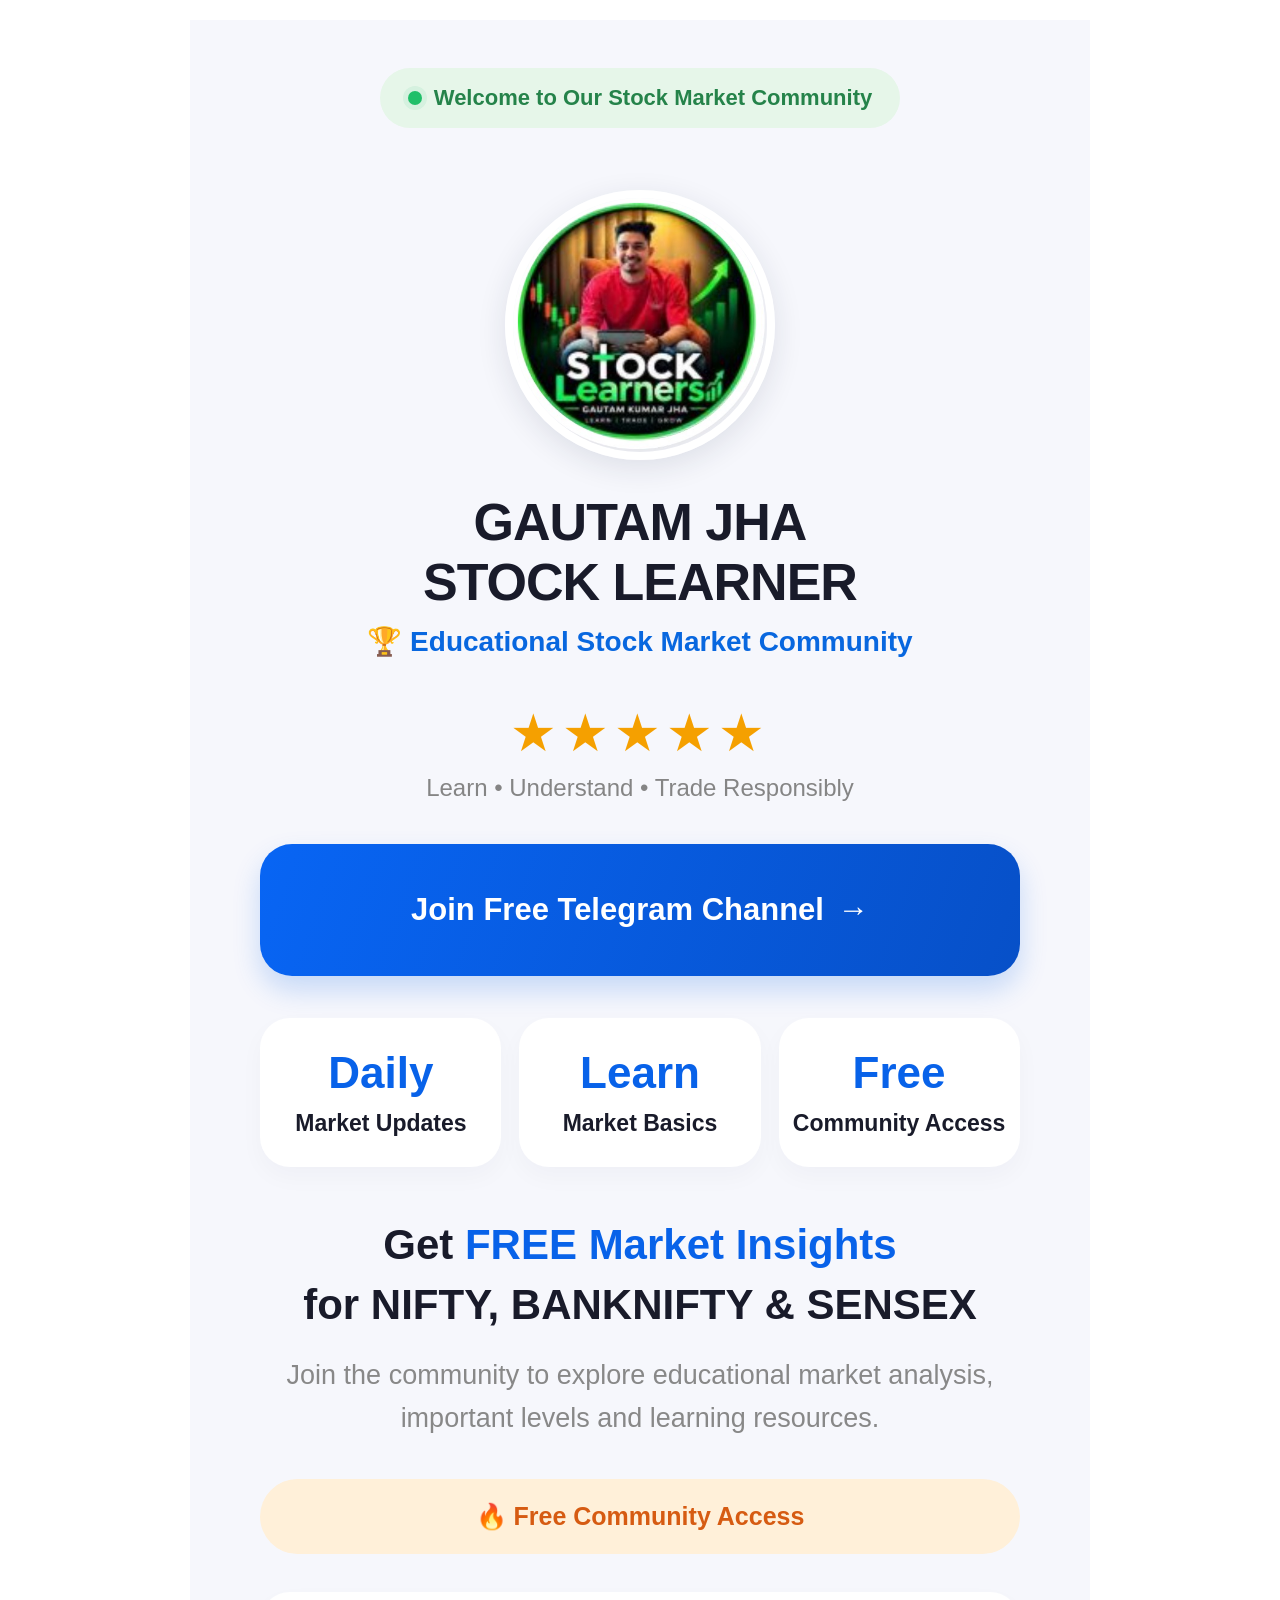
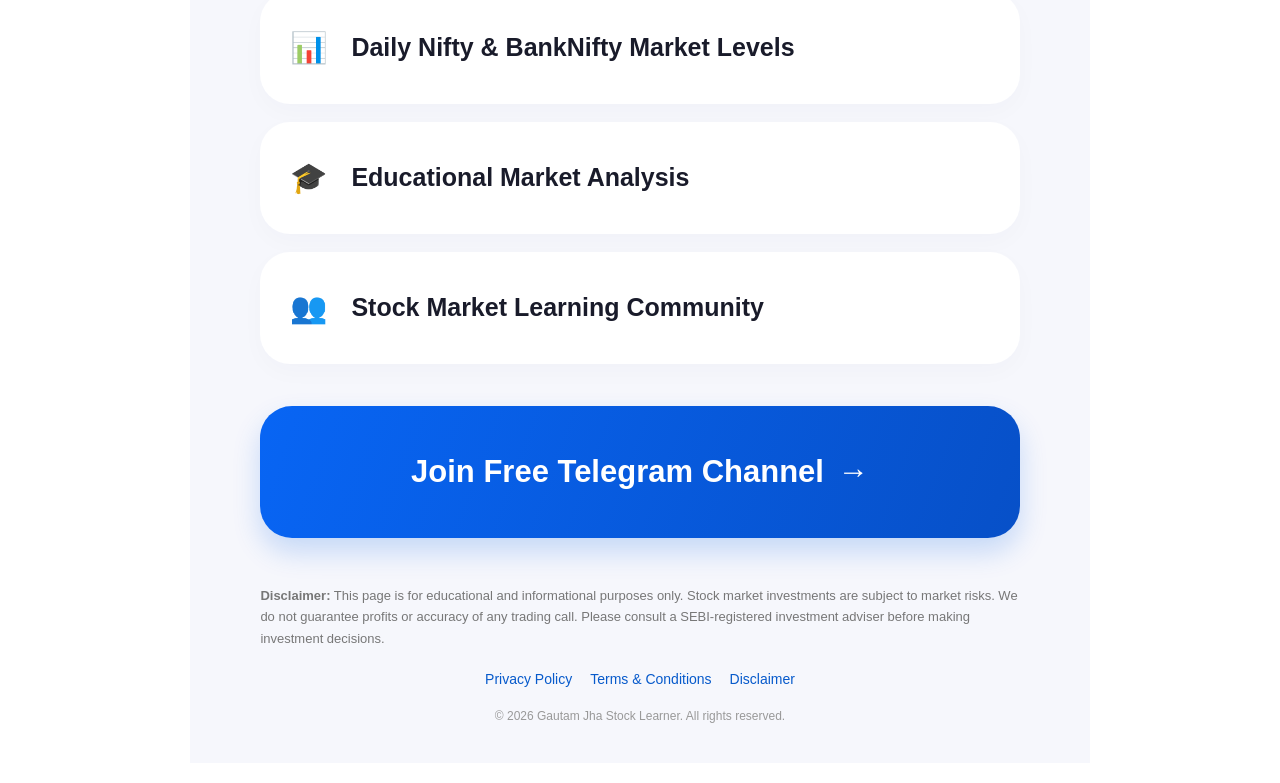
<file: index.html>
<!DOCTYPE html>
<html lang="en">
<head>
  <meta charset="UTF-8">
  <meta name="viewport" content="width=device-width, initial-scale=1.0">
  <meta name="description" content="Gautam Jha Stock Learner — educational stock market insights and a free Telegram learning community.">
  <meta name="theme-color" content="#f6f7fc">
  <title>Gautam Jha | Stock Learner</title>
  <link rel="stylesheet" href="style.css">
  <!-- Meta Pixel Code -->
  <script>
    !function(f,b,e,v,n,t,s)
    {if(f.fbq)return;n=f.fbq=function(){n.callMethod?
    n.callMethod.apply(n,arguments):n.queue.push(arguments)};
    if(!f._fbq)f._fbq=n;n.push=n;n.loaded=!0;n.version='2.0';
    n.queue=[];t=b.createElement(e);t.async=!0;
    t.src=v;s=b.getElementsByTagName(e)[0];
    s.parentNode.insertBefore(t,s)}(window, document,'script',
    'https://connect.facebook.net/en_US/fbevents.js');
    fbq('init', '1144806581617402');
    fbq('track', 'PageView');
  </script>
  <noscript><img height="1" width="1" style="display:none"
    src="https://www.facebook.com/tr?id=1144806581617402&ev=PageView&noscript=1"
    alt=""></noscript>
  <!-- End Meta Pixel Code -->
</head>
<body>
  <main class="page">
    <div class="online-pill"><span class="live-dot"></span> Welcome to Our Stock Market Community</div>

    <section class="hero">
      <img class="profile" src="profile-logo.jpg" alt="Stock Learners profile logo">
      <h1>GAUTAM JHA<br>STOCK LEARNER</h1>
      <p class="tagline">🏆 Educational Stock Market Community</p>

      <div class="rating" aria-label="Five decorative stars">
        <div class="stars">★★★★★</div>
        <p>Learn • Understand • Trade Responsibly</p>
      </div>

      <a class="telegram-btn" data-subscribe href="https://t.me/+RxHS0acr_cI5OTdl" target="_blank" rel="noopener noreferrer">
        Join Free Telegram Channel <span aria-hidden="true">→</span>
      </a>
    </section>

    <section class="feature-stats" aria-label="Community highlights">
      <article class="stat-card"><strong>Daily</strong><span>Market Updates</span></article>
      <article class="stat-card"><strong>Learn</strong><span>Market Basics</span></article>
      <article class="stat-card"><strong>Free</strong><span>Community Access</span></article>
    </section>

    <section class="intro">
      <h2>Get <span>FREE Market Insights</span><br>for NIFTY, BANKNIFTY &amp; SENSEX</h2>
      <p>Join the community to explore educational market analysis, important levels and learning resources.</p>
    </section>

    <div class="access-pill">🔥 Free Community Access</div>

    <section class="benefits">
      <article class="benefit"><span>📊</span><p>Daily Nifty &amp; BankNifty Market Levels</p></article>
      <article class="benefit"><span>🎓</span><p>Educational Market Analysis</p></article>
      <article class="benefit"><span>👥</span><p>Stock Market Learning Community</p></article>
    </section>

    <a class="telegram-btn bottom-btn" data-subscribe href="https://t.me/+RxHS0acr_cI5OTdl" target="_blank" rel="noopener noreferrer">
      Join Free Telegram Channel <span aria-hidden="true">→</span>
    </a>

    <footer>
      <p class="disclaimer"><strong>Disclaimer:</strong> This page is for educational and informational purposes only. Stock market investments are subject to market risks. We do not guarantee profits or accuracy of any trading call. Please consult a SEBI-registered investment adviser before making investment decisions.</p>
      <nav>
        <a href="privacy.html">Privacy Policy</a>
        <a href="terms.html">Terms &amp; Conditions</a>
        <a href="disclaimer.html">Disclaimer</a>
      </nav>
      <p class="copyright">© 2026 Gautam Jha Stock Learner. All rights reserved.</p>
    </footer>
  </main>
  <script src="script.js"></script>
</body>
</html>
</file>
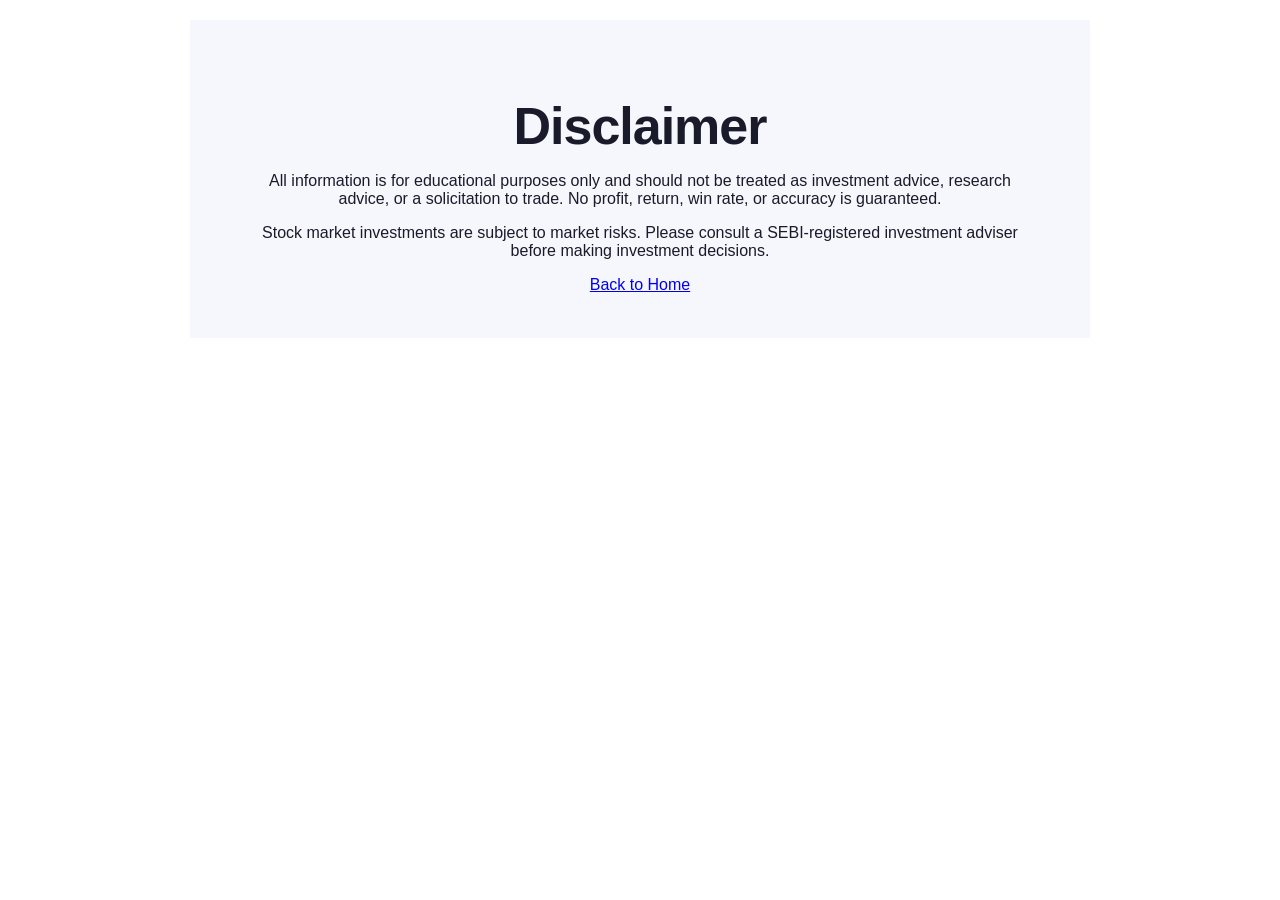
<file: disclaimer.html>
<!doctype html><html lang="en"><head><meta charset="utf-8"><meta name="viewport" content="width=device-width,initial-scale=1"><title>Disclaimer | Gautam Jha Stock Learner</title><link rel="stylesheet" href="style.css"></head><body><main class="page legal"><h1>Disclaimer</h1><p>All information is for educational purposes only and should not be treated as investment advice, research advice, or a solicitation to trade. No profit, return, win rate, or accuracy is guaranteed.</p><p>Stock market investments are subject to market risks. Please consult a SEBI-registered investment adviser before making investment decisions.</p><p><a href="index.html">Back to Home</a></p></main></body></html>
</file>
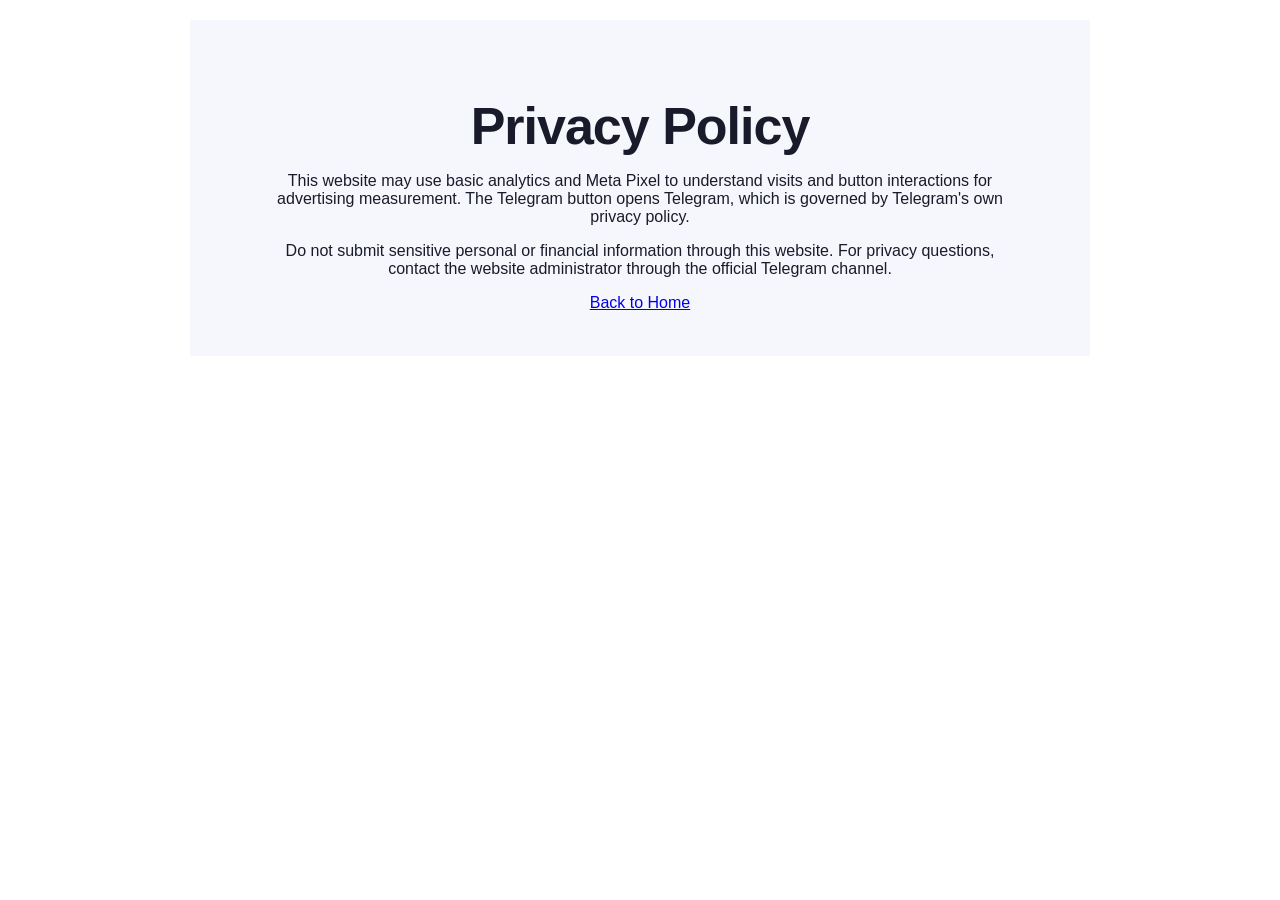
<file: privacy.html>
<!doctype html><html lang="en"><head><meta charset="utf-8"><meta name="viewport" content="width=device-width,initial-scale=1"><title>Privacy Policy | Gautam Jha Stock Learner</title><link rel="stylesheet" href="style.css"></head><body><main class="page legal"><h1>Privacy Policy</h1><p>This website may use basic analytics and Meta Pixel to understand visits and button interactions for advertising measurement. The Telegram button opens Telegram, which is governed by Telegram's own privacy policy.</p><p>Do not submit sensitive personal or financial information through this website. For privacy questions, contact the website administrator through the official Telegram channel.</p><p><a href="index.html">Back to Home</a></p></main></body></html>
</file>
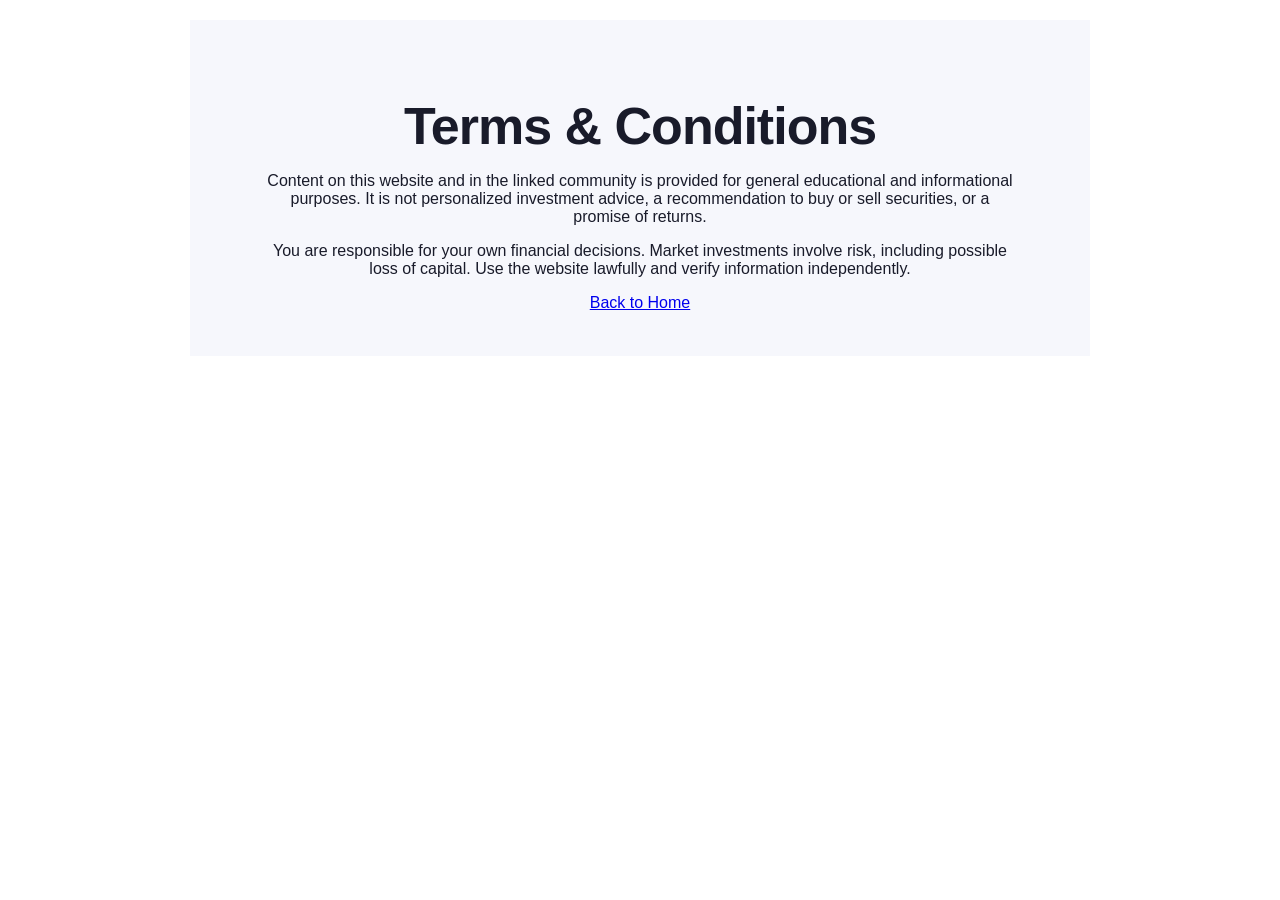
<file: terms.html>
<!doctype html><html lang="en"><head><meta charset="utf-8"><meta name="viewport" content="width=device-width,initial-scale=1"><title>Terms &amp; Conditions | Gautam Jha Stock Learner</title><link rel="stylesheet" href="style.css"></head><body><main class="page legal"><h1>Terms &amp; Conditions</h1><p>Content on this website and in the linked community is provided for general educational and informational purposes. It is not personalized investment advice, a recommendation to buy or sell securities, or a promise of returns.</p><p>You are responsible for your own financial decisions. Market investments involve risk, including possible loss of capital. Use the website lawfully and verify information independently.</p><p><a href="index.html">Back to Home</a></p></main></body></html>
</file>
<file: style.css>
*{box-sizing:border-box}
:root{--blue:#0862e9;--blue2:#0751c9;--ink:#191b2a;--muted:#85858b;--paper:#f6f7fc}
html{scroll-behavior:smooth}
body{margin:0;background:#fff;color:var(--ink);font-family:Arial,Helvetica,sans-serif}
.page{width:min(100% - 32px,900px);margin:20px auto;background:var(--paper);padding:48px 5.5% 28px;text-align:center;overflow:hidden}
.online-pill{display:inline-flex;align-items:center;gap:12px;padding:17px 28px;border-radius:40px;background:#e6f6e9;color:#25834a;font-size:clamp(15px,2.5vw,22px);font-weight:700}
.live-dot{width:14px;height:14px;border-radius:50%;background:#20bf69;box-shadow:0 0 0 5px #d5f1df}
.hero{padding-top:62px}
.profile{width:clamp(170px,34vw,270px);height:clamp(170px,34vw,270px);object-fit:cover;border-radius:50%;border:8px solid #fff;box-shadow:0 8px 30px #1b24401c}
h1{font-size:clamp(30px,5.2vw,52px);line-height:1.16;margin:28px 0 12px;font-weight:800;letter-spacing:-1px}
.tagline{font-size:clamp(18px,3vw,28px);font-weight:700;color:#0867df;margin:12px 0 0}
.rating{margin:44px 0 42px}
.stars{font-size:clamp(38px,6vw,52px);letter-spacing:5px;color:#f5a000;line-height:1.2}
.rating p{font-size:clamp(16px,2.8vw,24px);color:#858585;margin:10px 0}
.telegram-btn{min-height:132px;width:100%;display:flex;align-items:center;justify-content:center;gap:14px;padding:24px 18px;border-radius:32px;background:linear-gradient(110deg,#0865f4,#0750c8);color:#fff;text-decoration:none;font-size:clamp(20px,3.5vw,31px);font-weight:800;box-shadow:0 14px 28px #075de533;animation:glow 1.8s ease-in-out infinite alternate;transition:transform .2s}
.telegram-btn:hover{transform:translateY(-3px)}
@keyframes glow{from{box-shadow:0 8px 20px #075de522}to{box-shadow:0 12px 34px #075de577}}
.feature-stats{display:grid;grid-template-columns:repeat(3,1fr);gap:18px;margin:42px 0 48px}
.stat-card{background:#fff;border-radius:30px;padding:30px 10px;box-shadow:0 10px 25px #1b244008}
.stat-card strong{display:block;color:var(--blue);font-size:clamp(27px,4.5vw,44px);margin-bottom:12px}
.stat-card span{font-size:clamp(15px,2.7vw,23px);font-weight:700}
.intro h2{font-size:clamp(25px,4.4vw,42px);line-height:1.42;margin:0 0 20px;font-weight:800}
.intro h2 span{color:var(--blue)}
.intro p{font-size:clamp(17px,3vw,27px);line-height:1.6;color:#888;margin:0 auto;max-width:740px}
.access-pill{margin:38px 0;background:#fff0d9;color:#d65b12;padding:23px 14px;border-radius:50px;font-size:clamp(18px,3vw,25px);font-weight:800}
.benefits{display:grid;gap:18px;text-align:left}
.benefit{display:flex;align-items:center;gap:24px;background:#fff;border-radius:30px;padding:24px 30px;min-height:112px;box-shadow:0 8px 24px #1b244006}
.benefit span{font-size:30px}
.benefit p{font-size:clamp(17px,3vw,25px);font-weight:700;margin:0}
.bottom-btn{margin:42px 0 22px}
footer{padding-top:12px;color:#777}
.disclaimer{font-size:13px;line-height:1.65;text-align:left}
nav{display:flex;justify-content:center;flex-wrap:wrap;gap:18px;margin:22px 0}
nav a{color:#075acb;text-decoration:none;font-size:14px}
.copyright{font-size:12px;color:#999}
@media(max-width:560px){.page{width:calc(100% - 18px);margin:10px auto;padding:34px 5% 22px}.hero{padding-top:46px}.telegram-btn{min-height:105px;border-radius:27px}.feature-stats{gap:10px;margin:30px 0 38px}.stat-card{border-radius:24px;padding:24px 5px}.benefit{padding:21px 18px;min-height:94px;border-radius:25px}.benefit span{font-size:25px}.rating{margin:34px 0}.access-pill{margin:28px 0}}
@media(prefers-reduced-motion:reduce){.telegram-btn{animation:none;transition:none}}
</file>
